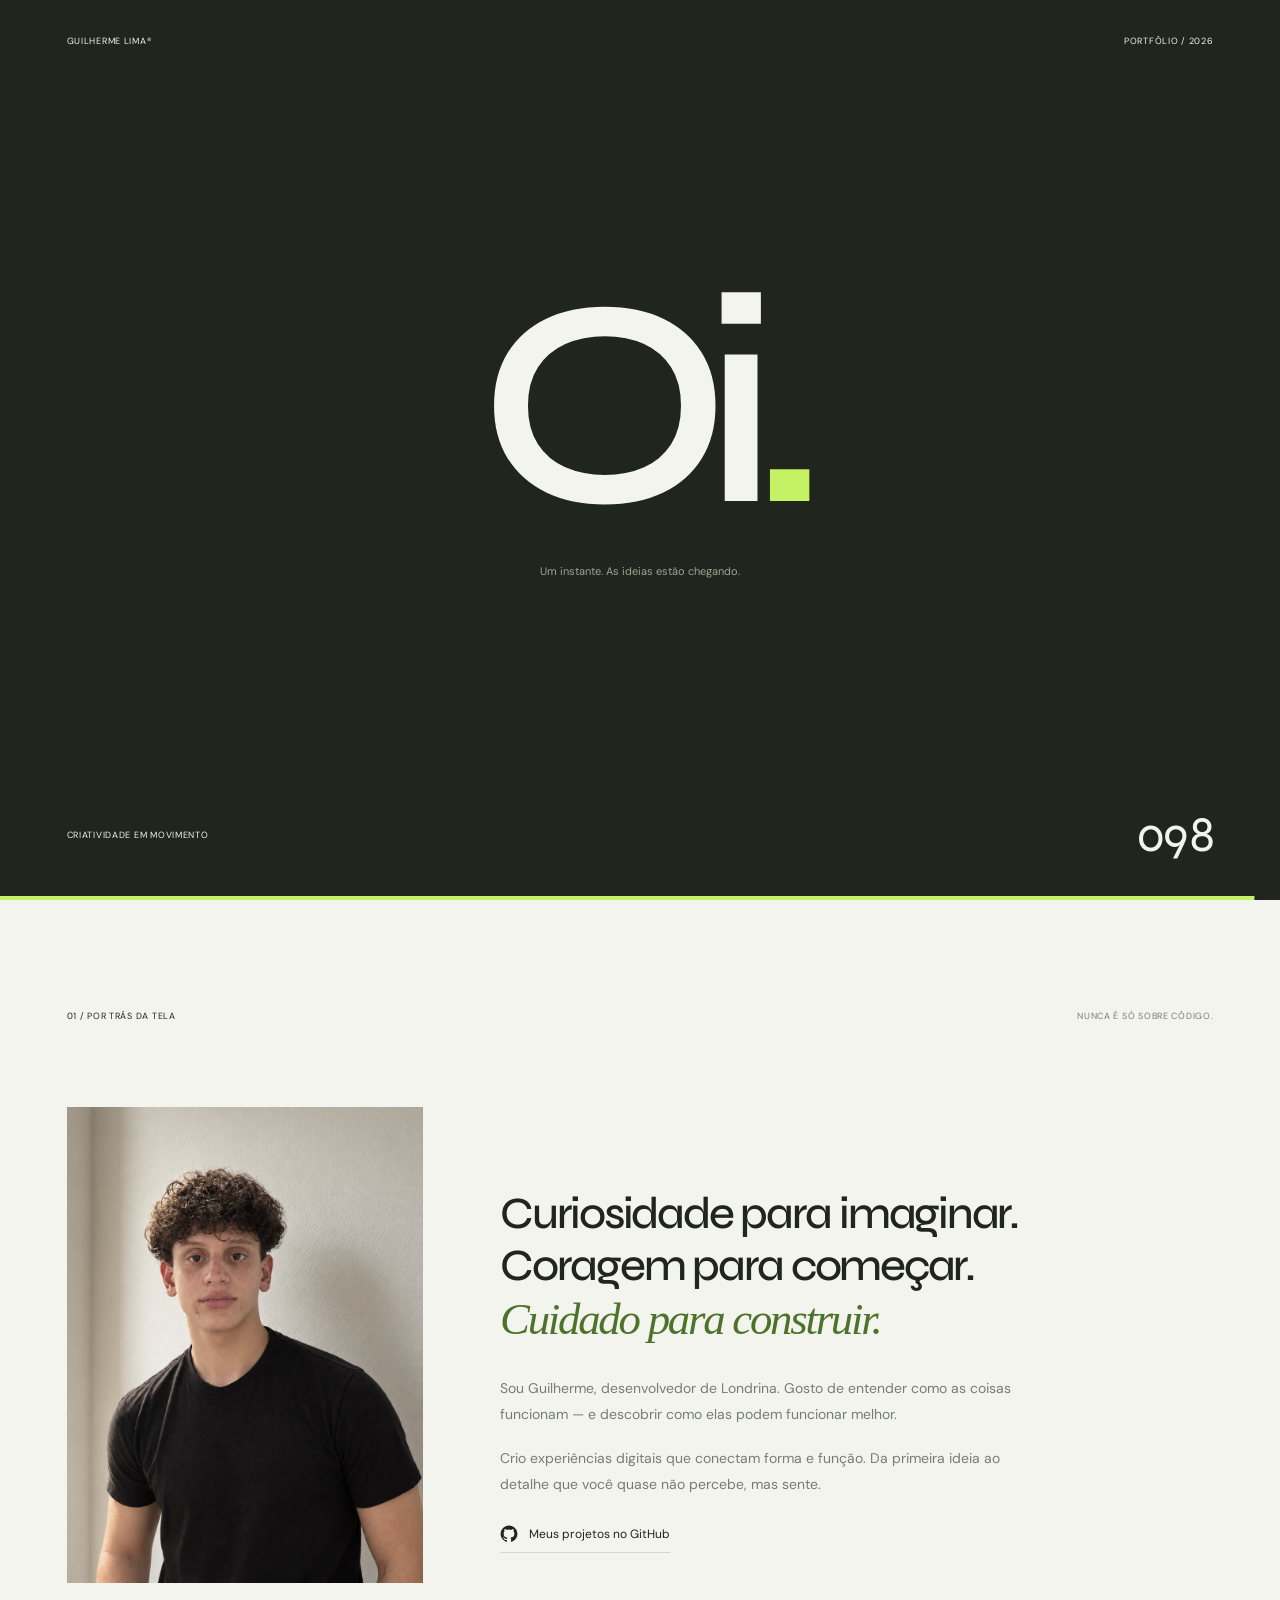
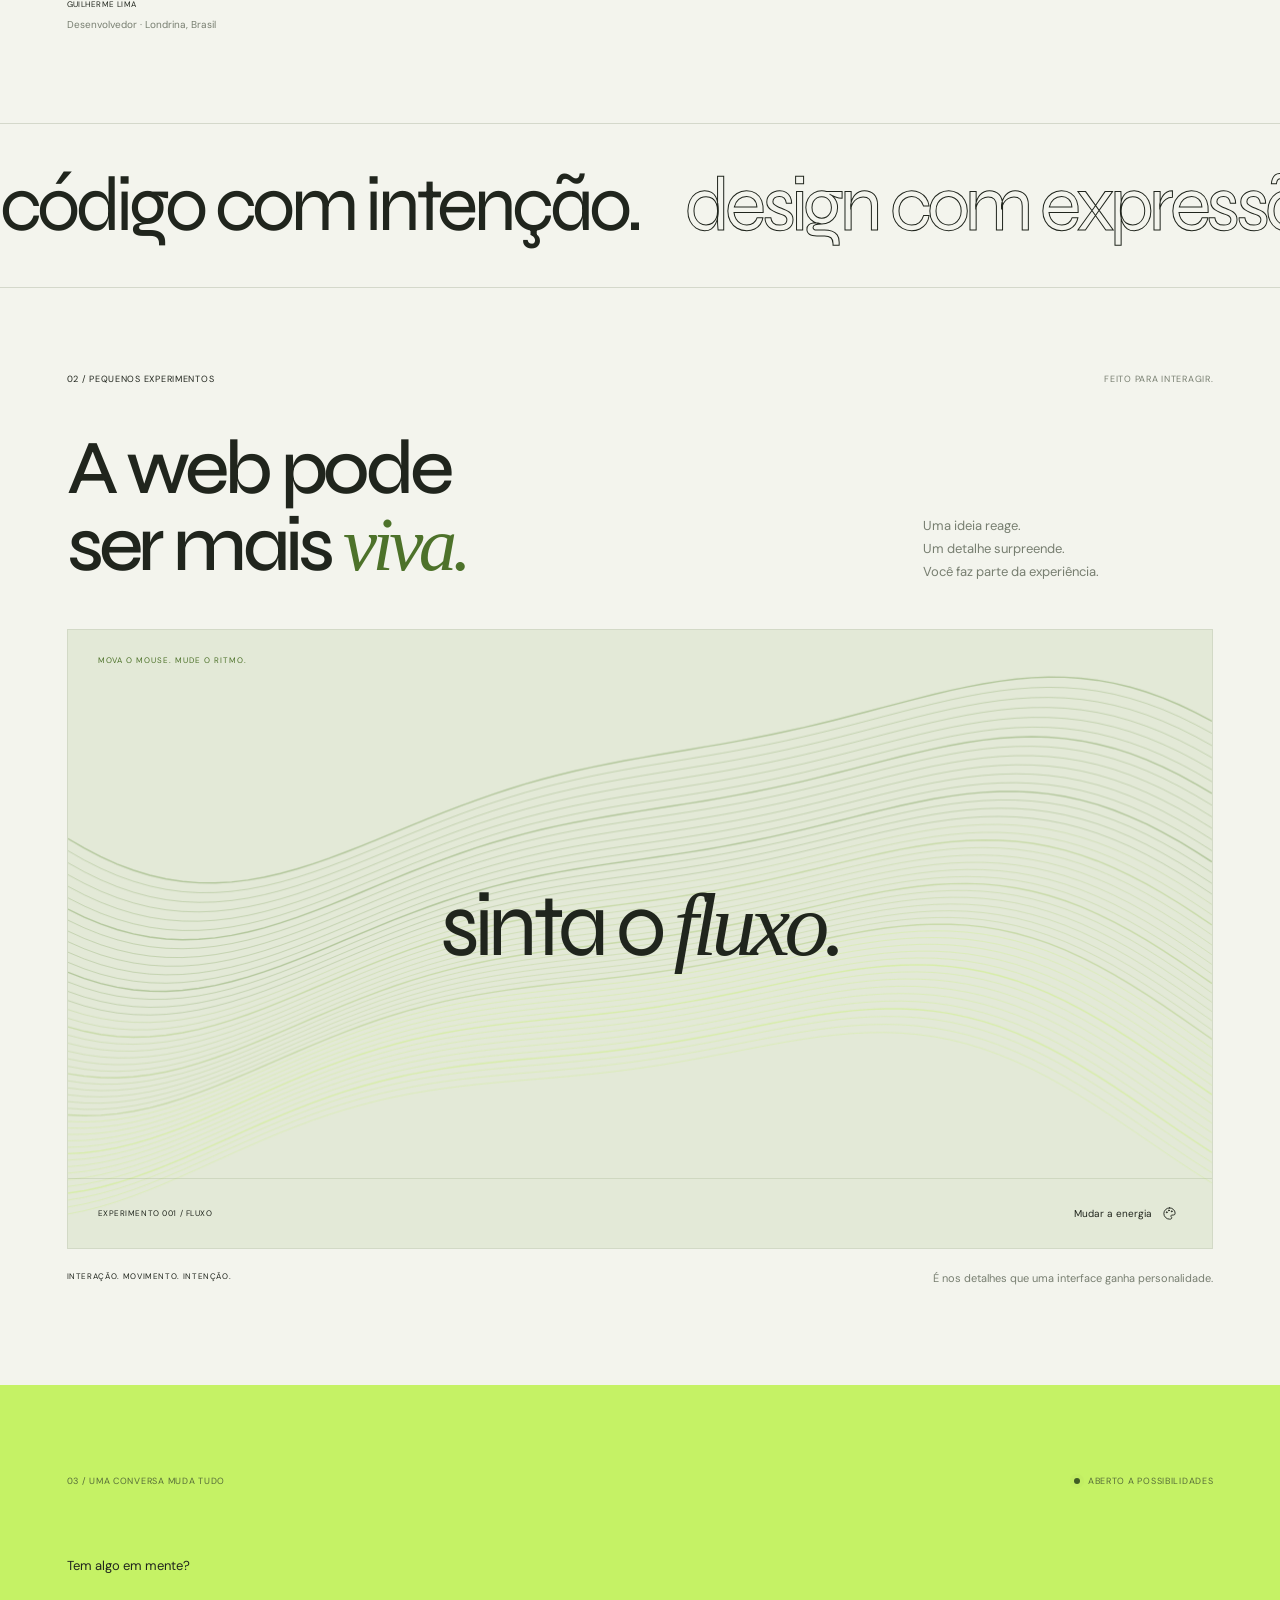
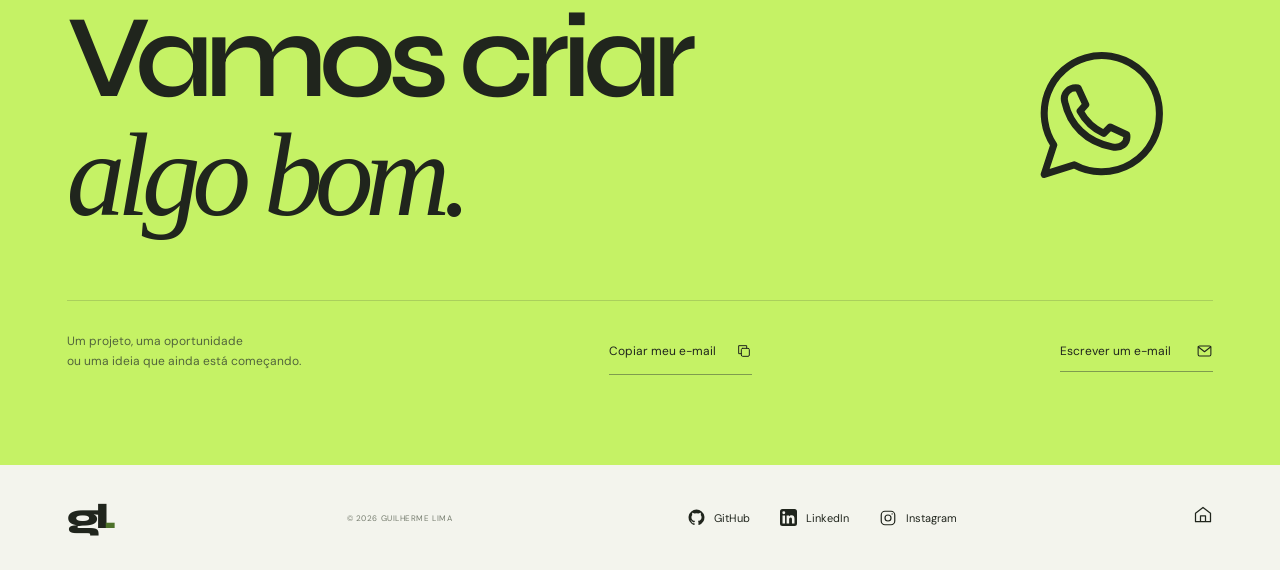
<file: index.html>
<!doctype html>
<html lang="pt-BR" data-theme="light">
<head><meta charset="utf-8"><meta name="viewport" content="width=device-width,initial-scale=1"><meta name="theme-color" content="#f3f4ed"><title>Guilherme Lima — Criatividade em movimento.</title><meta name="description" content="Guilherme Lima. Desenvolvimento, design e curiosidade. Uma experiência digital em movimento."><link rel="preconnect" href="https://fonts.googleapis.com"><link rel="preconnect" href="https://fonts.gstatic.com" crossorigin><link href="https://fonts.googleapis.com/css2?family=DM+Sans:wght@400;450;500;600;650;700&family=Syne:wght@400;500;600;700;800&display=swap" rel="stylesheet"><link rel="icon" href="data:image/svg+xml,%3Csvg xmlns='http://www.w3.org/2000/svg' viewBox='0 0 64 64'%3E%3Crect width='64' height='64' rx='16' fill='%23c5f265'/%3E%3Ctext x='9' y='43' font-family='Arial' font-size='30' font-weight='bold' fill='%23192216'%3Egl.%3C/text%3E%3C/svg%3E"><link rel="stylesheet" href="styles.css"><link rel="stylesheet" href="mobile.css"><script>document.documentElement.classList.add('js');try{const t=localStorage.getItem('gl-theme');if(t==='dark')document.documentElement.dataset.theme=t}catch{}</script><script src="script.js" defer></script><script src="mobile.js" defer></script><script>setTimeout(function(){document.documentElement.classList.add("loaded");var l=document.querySelector(".loader");if(l)l.hidden=true;if(document.querySelector(".menu-button")?.getAttribute("aria-expanded")!=="true")document.body.classList.remove("locked")},6000)</script></head>
<body>
<a href="#main" class="skip">Pular para o conteúdo</a>
<div class="loader" aria-hidden="true"><div class="loader-top"><span>GUILHERME LIMA®</span><span>PORTFÓLIO / 2026</span></div><div class="loader-center"><span class="loader-hello">Oi<span class="loader-dot">.</span></span><span class="loader-caption">Um instante. As ideias estão chegando.</span></div><div class="loader-bottom"><span>CRIATIVIDADE EM MOVIMENTO</span><span class="loader-count">000</span></div><div class="loader-line"></div></div>
<canvas id="ink-canvas" aria-hidden="true"></canvas><div class="grain" aria-hidden="true"></div><div class="cursor" aria-hidden="true"><span></span></div><div class="scroll-progress" aria-hidden="true"></div>
<header class="header"><a href="#inicio" class="brand" data-magnetic aria-label="Guilherme Lima, início">g<span class="brand-l">l</span><span class="brand-dot">.</span></a><a class="header-mail roll-link" href="mailto:guilhermelimadejesus311009@gmail.com"><span>Tem uma ideia?</span><span>Me conta.</span></a><div class="header-right"><span class="header-location">LONDRINA, BR <span id="local-time"></span></span><button class="theme-button" aria-label="Ativar tema escuro" data-cursor="TEMA"><svg class="icon-moon"><use href="#moon"/></svg><svg class="icon-sun"><use href="#sun"/></svg></button><button class="menu-button" aria-expanded="false" aria-controls="site-menu" data-cursor="MENU"><span class="menu-word">Menu</span><span class="menu-lines"><i></i><i></i></span></button></div></header>
<nav class="site-menu" id="site-menu" aria-label="Navegação principal" inert><div class="menu-content"><span class="eyebrow">PRA ONDE VAMOS?</span><a href="#inicio" class="menu-link"><small>01</small><span>Início</span><svg aria-hidden="true"><use href="#home"/></svg></a><a href="#sobre" class="menu-link"><small>02</small><span>Por trás da tela</span><svg aria-hidden="true"><use href="#person"/></svg></a><a href="#experimente" class="menu-link"><small>03</small><span>Experimente</span><svg aria-hidden="true"><use href="#wave"/></svg></a><a href="#contato" class="menu-link"><small>04</small><span>Vamos conversar</span><svg aria-hidden="true"><use href="#chat"/></svg></a><div class="menu-bottom"><a href="https://github.com/20guix09" target="_blank" rel="noopener"><svg aria-hidden="true" class="brand-icon"><use href="#github"/></svg><span>GitHub</span></a><a href="https://www.linkedin.com/in/guilherme-lima-de-jesus-a86766431" target="_blank" rel="noopener"><svg aria-hidden="true" class="brand-icon"><use href="#linkedin"/></svg><span>LinkedIn</span></a><a href="https://www.instagram.com/gui.devx/" target="_blank" rel="noopener noreferrer"><svg class="instagram-icon" aria-hidden="true"><use href="#instagram"/></svg><span>Instagram</span></a><span>IDEIAS BOAS GOSTAM DE ENCONTROS.</span></div></div></nav>
<main id="main">
<section class="hero" id="inicio"><div class="hero-kicker"><span class="availability"><i></i> DISPONÍVEL PARA NOVAS IDEIAS</span><span class="hero-edition">INDEPENDENTE & CURIOSO POR NATUREZA</span></div><div class="hero-stage"><div class="hero-copy"><span class="intro-label">OI, EU SOU O</span><h1 aria-label="Guilherme Lima"><span class="name-line" aria-hidden="true" data-letters>Guilherme</span><span class="name-line second" aria-hidden="true" data-letters>Lima<span class="name-dot">.</span></span></h1><div class="hero-description"><span class="thin-rule"></span><p>Entre o design e o código,<br>encontro novas possibilidades.</p></div><a href="#sobre" class="hero-cta" data-magnetic><span>Conheça meu universo</span><span class="cta-arrow"><svg aria-hidden="true"><use href="#person"/></svg></span></a></div><div class="avatar-scene" data-cursor="OI!" tabindex="0" role="button" aria-label="Cumprimentar o personagem ilustrado"><div class="avatar-halo"></div><div class="avatar-shadow"></div><div class="avatar-motion"><img class="avatar" src="assets/avatar-guilherme-proporcional.webp" alt="Ilustração de Guilherme Lima, com cabelo cacheado e camiseta preta" width="1024" height="1536" fetchpriority="high"></div><div class="avatar-message" aria-live="polite">Opa, tudo bem?</div><span class="mobile-greeting"><span class="greeting-dot"></span> Toque para dizer oi</span></div><div class="hero-side-label">DESENVOLVIMENTO COM PERSONALIDADE</div></div><div class="hero-footer"><a class="scroll-link" href="#sobre"><span class="scroll-line"></span> ROLE PARA EXPLORAR</a><span class="hero-role">DESENVOLVEDOR FULL STACK <span>+ UM POUCO DE INQUIETAÇÃO</span></span><span class="page-index">01 — 04</span></div></section>
<section class="about section" id="sobre"><div class="section-top"><span>01 / POR TRÁS DA TELA</span><span>NUNCA É SÓ SOBRE CÓDIGO.</span></div><div class="about-content"><figure class="about-photo"><div class="about-photo-frame"><img src="assets/foto-guilherme.webp" width="900" height="1200" loading="lazy" alt="Guilherme Lima, com camiseta preta, em frente a uma parede clara"></div><figcaption><span>GUILHERME LIMA</span><small>Desenvolvedor · Londrina, Brasil</small></figcaption></figure><div><h2 class="manifesto" data-reveal-words>Curiosidade para imaginar.<br>Coragem para começar.<br><em>Cuidado para construir.</em></h2><div class="about-bottom"><p>Sou Guilherme, desenvolvedor de Londrina. Gosto de entender como as coisas funcionam — e descobrir como elas podem funcionar melhor.</p><p>Crio experiências digitais que conectam forma e função. Da primeira ideia ao detalhe que você quase não percebe, mas sente.</p><a class="inline-link" href="https://github.com/20guix09" target="_blank" rel="noopener"><svg aria-hidden="true" class="brand-icon"><use href="#github"/></svg><span>Meus projetos no GitHub</span></a></div></div></div></section>
<div class="type-ribbon" aria-hidden="true"><div class="ribbon-track"><span>código com intenção.</span><span class="ribbon-outline">design com expressão.</span><span>código com intenção.</span><span class="ribbon-outline">design com expressão.</span></div></div>
<section class="play-section section" id="experimente"><div class="section-top"><span>02 / PEQUENOS EXPERIMENTOS</span><span>FEITO PARA INTERAGIR.</span></div><div class="play-heading"><h2>A web pode<br>ser mais <em>viva.</em></h2><p>Uma ideia reage.<br>Um detalhe surpreende.<br>Você faz parte da experiência.</p></div><div class="playground" data-cursor="MOVA"><canvas id="ribbon-canvas" aria-label="Experimento visual de linhas orgânicas que acompanham seu movimento"></canvas><div class="play-hint"><span class="hint-desktop">MOVA O MOUSE. MUDE O RITMO.</span><span class="hint-touch">ARRASTE PARA OS LADOS. SIGA O FLUXO.</span></div><span class="play-center">sinta o <em>fluxo.</em></span><div class="play-toolbar"><span>EXPERIMENTO 001 / FLUXO</span><button class="reset-play" aria-label="Mudar as cores do experimento">Mudar a energia <svg><use href="#palette"/></svg></button></div></div><div class="play-foot"><span>INTERAÇÃO. MOVIMENTO. INTENÇÃO.</span><p>É nos detalhes que uma interface ganha personalidade.</p></div></section>
<section class="contact section" id="contato"><div class="section-top"><span>03 / UMA CONVERSA MUDA TUDO</span><span class="availability"><i></i> ABERTO A POSSIBILIDADES</span></div><p class="contact-preface">Tem algo em mente?</p><a class="contact-title" href="https://wa.me/5543984457932?text=Oi%2C%20Guilherme!%20Vamos%20conversar%3F" target="_blank" rel="noopener" data-cursor="BORA!"><span>Vamos criar<br><em>algo bom.</em></span><svg aria-hidden="true"><use href="#whatsapp"/></svg></a><div class="contact-bottom"><span>Um projeto, uma oportunidade<br>ou uma ideia que ainda está começando.</span><button class="copy-email" data-email="guilhermelimadejesus311009@gmail.com"><span>Copiar meu e-mail</span><svg><use href="#copy"/></svg></button><a class="inline-link" href="mailto:guilhermelimadejesus311009@gmail.com">Escrever um e-mail <svg aria-hidden="true"><use href="#mail"/></svg></a></div></section>
</main><footer class="footer"><a class="brand" href="#inicio" aria-label="Voltar ao início">gl<span class="brand-dot">.</span></a><span>© 2026 GUILHERME LIMA</span><div class="footer-socials"><a href="https://github.com/20guix09" target="_blank" rel="noopener"><svg aria-hidden="true" class="brand-icon"><use href="#github"/></svg><span>GitHub</span></a><a href="https://www.linkedin.com/in/guilherme-lima-de-jesus-a86766431" target="_blank" rel="noopener"><svg aria-hidden="true" class="brand-icon"><use href="#linkedin"/></svg><span>LinkedIn</span></a><a href="https://www.instagram.com/gui.devx/" target="_blank" rel="noopener noreferrer"><svg class="instagram-icon" aria-hidden="true"><use href="#instagram"/></svg><span>Instagram</span></a></div><a class="back-top" href="#inicio" aria-label="Voltar ao topo"><svg><use href="#home"/></svg></a></footer><nav class="mobile-dock" aria-label="Navegação rápida"><a href="#inicio" class="active" aria-current="location"><svg><use href="#home"/></svg><span>Início</span></a><a href="#sobre"><svg><use href="#person"/></svg><span>Universo</span></a><a href="#experimente"><svg><use href="#wave"/></svg><span>Explorar</span></a><a href="#contato"><svg aria-hidden="true"><use href="#chat"/></svg><span>Contato</span></a></nav><div class="toast" role="status" aria-live="polite"></div>
<svg class="svg-library" xmlns="http://www.w3.org/2000/svg" aria-hidden="true"><symbol id="instagram" viewBox="0 0 24 24"><rect x="3" y="3" width="18" height="18" rx="5"/><circle cx="12" cy="12" r="4"/><circle cx="17.5" cy="6.5" r=".9" fill="currentColor" stroke="none"/></symbol><symbol id="github" viewBox="0 0 24 24"><path d="M12 .8a11.2 11.2 0 0 0-3.54 21.83c.56.1.77-.24.77-.54v-2.09c-3.13.68-3.79-1.33-3.79-1.33-.51-1.3-1.25-1.65-1.25-1.65-1.02-.7.08-.69.08-.69 1.13.08 1.72 1.16 1.72 1.16 1 1.72 2.63 1.22 3.27.93.1-.73.39-1.22.71-1.5-2.5-.29-5.12-1.25-5.12-5.56 0-1.23.44-2.23 1.16-3.02-.12-.29-.5-1.43.11-2.97 0 0 .95-.3 3.08 1.15a10.7 10.7 0 0 1 5.6 0c2.14-1.45 3.08-1.15 3.08-1.15.61 1.54.23 2.68.11 2.97.72.79 1.16 1.79 1.16 3.02 0 4.32-2.63 5.27-5.14 5.55.4.35.76 1.03.76 2.08v3.1c0 .3.2.65.77.54A11.2 11.2 0 0 0 12 .8Z"/></symbol><symbol id="linkedin" viewBox="0 0 24 24"><path d="M20.45 0H3.55A3.55 3.55 0 0 0 0 3.55v16.9A3.55 3.55 0 0 0 3.55 24h16.9A3.55 3.55 0 0 0 24 20.45V3.55A3.55 3.55 0 0 0 20.45 0ZM7.12 20.45H3.56V9h3.56ZM5.34 7.43a2.06 2.06 0 1 1 0-4.12 2.06 2.06 0 0 1 0 4.12Zm15.11 13.02h-3.56v-5.57c0-1.33-.03-3.04-1.85-3.04-1.86 0-2.14 1.45-2.14 2.94v5.67H9.34V9h3.42v1.56h.05c.48-.9 1.64-1.85 3.37-1.85 3.6 0 4.27 2.37 4.27 5.46Z"/></symbol><symbol id="chat" viewBox="0 0 24 24"><path d="M21 11.5a9 9 0 0 1-9 9 10 10 0 0 1-4-.9L3 21l1.4-4.7A9 9 0 1 1 21 11.5Z"/><path d="M8 11.5h.01m4 0h.01m4 0h.01" stroke-width="2.5"/></symbol><symbol id="whatsapp" viewBox="0 0 24 24"><path d="M21 11.6a9 9 0 0 1-13.3 7.9L3 21l1.5-4.6A9 9 0 1 1 21 11.6Z"/><path d="m8.3 7.5 1.2 2.6-.9 1a8.2 8.2 0 0 0 3.7 3.5l1-1 2.6 1.2c.2 1.4-1 2.2-2.3 1.9-4-.8-6.6-3.4-7.4-7.1-.3-1.2.7-2.3 2.1-2.1Z"/></symbol><symbol id="mail" viewBox="0 0 24 24"><rect x="3" y="5" width="18" height="14" rx="2"/><path d="m3 6 9 7 9-7"/></symbol><symbol id="palette" viewBox="0 0 24 24"><path d="M12 3a9 9 0 1 0 0 18h1.4a2.1 2.1 0 0 0 1.4-3.7 1.6 1.6 0 0 1 1.1-2.8H18a3 3 0 0 0 3-3A8.7 8.7 0 0 0 12 3Z"/><circle cx="7.5" cy="10" r=".7"/><circle cx="11" cy="7" r=".7"/><circle cx="15.5" cy="8.5" r=".7"/></symbol><symbol id="home" viewBox="0 0 24 24"><path d="m3 10 9-7 9 7v10H3Zm6 10v-7h6v7"/></symbol><symbol id="person" viewBox="0 0 24 24"><circle cx="12" cy="7" r="3"/><path d="M5 21v-3a7 7 0 0 1 14 0v3"/></symbol><symbol id="wave" viewBox="0 0 24 24"><path d="M2 9c4-8 6 8 10 0s6 8 10 0M2 16c4-8 6 8 10 0s6 8 10 0"/></symbol><symbol id="copy" viewBox="0 0 24 24"><rect x="8" y="8" width="12" height="12" rx="2"/><path d="M16 8V4H4v12h4"/></symbol><symbol id="moon" viewBox="0 0 24 24"><path d="M20 14a8 8 0 0 1-10-10 8 8 0 1 0 10 10Z"/></symbol><symbol id="sun" viewBox="0 0 24 24"><circle cx="12" cy="12" r="4"/><path d="M12 2v2m0 16v2M2 12h2m16 0h2M5 5l1.5 1.5m11 11L19 19M5 19l1.5-1.5m11-11L19 5"/></symbol></svg>
</body></html>
</file>
<file: styles.css>
:root{--bg:#f3f4ed;--fg:#20251d;--muted:#777e70;--line:#d4d8cb;--green:#c5f265;--green-deep:#4d722a;--panel:#e7ecdd;--display:'Syne',sans-serif;--text:'DM Sans',sans-serif;--gutter:5.2vw;--ease:cubic-bezier(.2,.8,.2,1)}[data-theme=dark]{--bg:#171b16;--fg:#eff2e8;--muted:#9ba592;--line:#3b4334;--panel:#252e20;--green-deep:#b4df7c}*{box-sizing:border-box}html{scroll-behavior:smooth;scroll-padding-top:90px}body{margin:0;color:var(--fg);background:var(--bg);font-family:var(--text);-webkit-font-smoothing:antialiased;transition:background .5s,color .5s}body.locked{overflow:hidden}a{color:inherit;text-decoration:none}button{font:inherit;color:inherit;cursor:pointer;background:none;border:0}a,button{-webkit-tap-highlight-color:transparent}button:focus-visible,a:focus-visible,[tabindex]:focus-visible{outline:2px solid var(--green-deep);outline-offset:7px}p,h1,h2,figure{margin:0}svg{height:22px;width:22px;fill:none;stroke:currentColor;stroke-width:1.5;stroke-linecap:round;stroke-linejoin:round;flex-shrink:0}::selection{background:var(--green);color:#20251d}.svg-library{position:absolute;width:0;height:0;overflow:hidden}.grain{position:fixed;inset:0;z-index:10;pointer-events:none;opacity:.045;background-image:url("data:image/svg+xml,%3Csvg xmlns='http://www.w3.org/2000/svg' width='180' height='180'%3E%3Cfilter id='n'%3E%3CfeTurbulence type='fractalNoise' baseFrequency='.85' numOctaves='3' stitchTiles='stitch'/%3E%3C/filter%3E%3Crect width='100%25' height='100%25' opacity='.4' filter='url(%23n)'/%3E%3C/svg%3E")}#ink-canvas{position:fixed;inset:0;width:100%;height:100%;pointer-events:none;z-index:1;opacity:.65}.header,main,.footer{position:relative;z-index:2}.header{height:104px;display:flex;align-items:center;justify-content:space-between;padding:0 var(--gutter);z-index:50}.brand{font-family:var(--display);font-size:49px;font-weight:800;letter-spacing:-5px;line-height:1;display:inline-block}.brand-dot{color:var(--green-deep)}.brand-l{margin-left:1px}.header-mail{font-size:12px;margin-left:60px;position:relative;overflow:hidden;height:20px;line-height:20px}.roll-link span{display:block;transition:transform .35s var(--ease)}.roll-link:hover span{transform:translateY(-100%)}.header-right{display:flex;gap:27px;align-items:center}.header-location{font-size:9px;letter-spacing:.06em;color:var(--muted)}.header-location span{margin-left:10px;color:var(--fg);font-variant-numeric:tabular-nums}.theme-button{width:35px;height:35px;display:grid;place-items:center;padding:0}.theme-button svg{width:19px}.icon-sun,[data-theme=dark] .icon-moon{display:none}[data-theme=dark] .icon-sun{display:block}.menu-button{display:flex;align-items:center;gap:15px;padding:10px 0 10px 12px}.menu-word{font-size:12px}.menu-lines{display:flex;flex-direction:column;gap:6px;width:27px}.menu-lines i{height:1px;background:var(--fg);width:100%;transition:transform .4s var(--ease)}.menu-button[aria-expanded=true] .menu-lines i:first-child{transform:translateY(3.5px) rotate(45deg)}.menu-button[aria-expanded=true] .menu-lines i:last-child{transform:translateY(-3.5px) rotate(-45deg)}.hero{min-height:min(900px,calc(100svh - 104px));padding:25px var(--gutter) 0;display:flex;flex-direction:column;position:relative}.hero-kicker{display:flex;justify-content:space-between;gap:20px;font-size:9px;letter-spacing:.075em}.availability{display:flex;align-items:center;gap:8px}.availability i{width:6px;height:6px;border-radius:50%;background:var(--green-deep);box-shadow:0 0 0 4px #96bb5d12}.hero-edition{color:var(--muted)}.hero-stage{position:relative;flex:1;min-height:555px;display:flex;align-items:center}.hero-copy{position:relative;z-index:3;width:68%;padding:48px 0 58px;pointer-events:none}.hero-copy>*{pointer-events:auto}.intro-label{font-size:10px;letter-spacing:.16em;display:block;margin-bottom:20px;margin-left:6px;color:var(--muted)}h1{font-family:var(--display);font-size:clamp(78px,9.7vw,165px);font-weight:700;line-height:.85;letter-spacing:-.075em;position:relative;isolation:isolate;width:max-content;max-width:100%}.name-line{display:block;white-space:nowrap}.name-line.second{margin-left:11.5vw;margin-top:10px;color:var(--green-deep)}.name-dot{color:var(--fg)}.letter{display:inline-block;position:relative;transition:transform .5s var(--ease),color .35s;will-change:transform;transform:translateY(var(--ly,0)) rotate(var(--lr,0deg));transform-origin:50% 80%}.letter:hover{color:var(--green-deep)}.hero-description{display:flex;align-items:start;gap:22px;margin-top:36px;margin-left:7px}.thin-rule{width:43px;height:1px;background:var(--fg);margin-top:10px}.hero-description p{font-size:14px;line-height:1.6;color:var(--muted)}.hero-cta{display:inline-flex;align-items:center;gap:22px;margin:28px 0 0 71px;font-size:12px;transition:transform .4s var(--ease)}.cta-arrow{width:41px;height:41px;display:grid;place-items:center;border:1px solid var(--line);border-radius:50%;transition:background .3s,color .3s,border-color .3s}.hero-cta:hover .cta-arrow{background:var(--fg);border-color:var(--fg);color:var(--bg)}.cta-arrow svg{width:17px;height:17px}.avatar-scene{position:absolute;right:3%;bottom:9%;width:40%;height:90%;max-height:610px;z-index:2;cursor:pointer;outline-offset:0!important;isolation:isolate}.avatar-motion{position:absolute;inset:0;transition:transform .35s ease-out;transform:translate3d(var(--ax,0px),var(--ay,0px),0) rotate(var(--ar,0deg));transform-origin:50% 85%;will-change:transform}.avatar{display:block;width:100%;height:100%;object-fit:contain;object-position:bottom;mask-image:linear-gradient(#000 72%,transparent 99%);-webkit-mask-image:linear-gradient(#000 72%,transparent 99%);filter:saturate(.7)}.avatar-halo{position:absolute;inset:16% -7% 1%;z-index:-1;background:radial-gradient(ellipse at 50% 55%,#b7d98b38,transparent 65%);filter:blur(24px)}.avatar-shadow{position:absolute;bottom:3%;left:20%;width:60%;height:20px;background:#7386551a;filter:blur(16px)}.avatar-caption{position:absolute;right:-35px;bottom:0;display:flex;align-items:start;gap:12px;transform:rotate(-7deg);color:var(--muted);font-size:8px;line-height:1.5;letter-spacing:.075em}.caption-line{width:32px;height:1px;background:var(--muted);margin-top:7px}.avatar-message{position:absolute;top:20%;left:-10%;font-size:12px;padding:15px 20px;border-radius:20px 20px 0 20px;background:var(--fg);color:var(--bg);opacity:0;transform:translateY(10px) rotate(-5deg);transition:.3s;pointer-events:none;z-index:4}.avatar-scene.greet .avatar-message{opacity:1;transform:translateY(0) rotate(-5deg)}.hero-side-label{position:absolute;right:-40px;top:50%;writing-mode:vertical-rl;transform:rotate(180deg);font-size:8px;letter-spacing:.16em;color:var(--muted)}.hero-footer{border-top:1px solid var(--line);padding:22px 0 24px;display:flex;justify-content:space-between;align-items:center;gap:20px;font-size:8px;letter-spacing:.08em}.scroll-link{display:flex;align-items:center;gap:12px}.scroll-line{height:26px;width:1px;background:var(--line);position:relative;overflow:hidden}.scroll-line::after{content:'';position:absolute;top:-15px;height:15px;width:1px;background:var(--fg);animation:scroll-line 2s infinite}@keyframes scroll-line{to{transform:translateY(45px)}}.hero-role{color:var(--fg)}.hero-role>span{color:var(--muted);margin-left:15px}.page-index{color:var(--muted)}.section{padding:90px var(--gutter)}.section-top{display:flex;justify-content:space-between;gap:25px;font-size:9px;letter-spacing:.08em;color:var(--muted)}.section-top>span:first-child{color:var(--fg)}.about{border-bottom:1px solid var(--line);padding-top:110px}.about-content{display:grid;grid-template-columns:1fr 5fr;gap:40px;margin-top:85px}.about-margin{font-size:9px;line-height:1.6;color:var(--muted);letter-spacing:.08em;padding-top:9px}.manifesto{font-family:var(--display);font-weight:500;font-size:clamp(31px,4.4vw,69px);line-height:1.17;letter-spacing:-.05em}.manifesto em{font-family:Georgia,serif;font-weight:400;color:var(--green-deep)}.word{transition:opacity .7s,color .7s}.js .word{opacity:.18}.js .word.lit{opacity:1}.about-bottom{margin-top:48px;display:grid;grid-template-columns:1fr 1fr;gap:35px 55px;max-width:780px}.about-bottom p{font-size:14px;line-height:1.85;color:var(--muted)}.inline-link{display:inline-flex;align-items:center;gap:25px;font-size:12px;justify-self:start;border-bottom:1px solid var(--line);padding:9px 0}.inline-link svg{width:17px}.inline-link:hover svg{transform:translate(3px,-3px)}.type-ribbon{overflow:hidden;padding:43px 0;border-bottom:1px solid var(--line);position:relative;z-index:2}.ribbon-track{display:flex;width:max-content;gap:45px;animation:marquee 32s linear infinite}.ribbon-track span{font-family:var(--display);font-size:clamp(40px,6vw,90px);white-space:nowrap;letter-spacing:-.06em;line-height:1}.ribbon-outline{color:transparent;-webkit-text-stroke:1px var(--fg)}@keyframes marquee{to{transform:translateX(-50%)}}.play-section{padding-top:85px}.play-heading{display:flex;justify-content:space-between;align-items:end;margin:45px 0}.play-heading h2{font-family:var(--display);font-weight:500;font-size:clamp(46px,6vw,95px);line-height:1;letter-spacing:-.06em}.play-heading h2 em{font-family:Georgia,serif;font-weight:400;color:var(--green-deep)}.play-heading p{font-size:13px;line-height:1.8;color:var(--muted);margin-right:10%}.playground{position:relative;isolation:isolate;min-height:440px;height:55vw;max-height:620px;overflow:hidden;background:#e3e9d7;border:1px solid #d2d9c6;touch-action:pan-y}[data-theme=dark] .playground{background:#242e1e;border-color:var(--line)}#ribbon-canvas{display:block;width:100%;height:100%;position:absolute;inset:0;z-index:-1}.play-hint{position:absolute;top:25px;left:30px;font-size:8px;letter-spacing:.12em;color:var(--green-deep)}.hint-touch{display:none}.play-center{position:absolute;left:50%;top:48%;transform:translate(-50%,-50%);font-family:var(--display);font-size:clamp(45px,7vw,110px);letter-spacing:-.065em;white-space:nowrap;pointer-events:none;color:var(--fg)}.play-center em{font-family:Georgia,serif;font-weight:400}.play-toolbar{position:absolute;bottom:0;left:0;right:0;display:flex;align-items:center;justify-content:space-between;padding:22px 30px;gap:20px;font-size:8px;letter-spacing:.07em;border-top:1px solid #84976a36}.reset-play{display:flex;align-items:center;gap:10px;font-size:10px;padding:5px;letter-spacing:0}.reset-play svg{width:15px;height:15px;transition:transform .7s}.reset-play:hover svg{transform:rotate(180deg)}.play-foot{display:flex;align-items:start;justify-content:space-between;gap:30px;margin-top:22px}.play-foot>span{font-size:8px;letter-spacing:.08em}.play-foot p{font-size:11px;color:var(--muted)}.contact{margin-top:10px;background:var(--green);color:#20251d;position:relative;overflow:hidden}.contact .section-top,.contact .section-top>span:first-child{color:#576d39}.contact .availability i{background:#405d25}.contact-preface{margin-top:70px;font-size:13px}.contact-title{display:flex;justify-content:space-between;align-items:center;margin-top:25px;font-family:var(--display);font-weight:600;font-size:clamp(62px,9.2vw,145px);line-height:1;letter-spacing:-.07em}.contact-title em{font-family:Georgia,serif;font-weight:400}.contact-title>svg{width:12vw;height:12vw;max-width:170px;max-height:170px;stroke-width:.8;margin-right:3%;transition:transform .6s var(--ease)}.contact-title:hover>svg{transform:translate(15px,-15px)}.contact-title:hover em{-webkit-text-stroke:1px #20251d;color:transparent}.contact-bottom{margin-top:65px;border-top:1px solid #7f9c4e66;padding-top:27px;display:flex;align-items:center;justify-content:space-between;gap:25px}.contact-bottom>span{font-size:12px;line-height:1.65;color:#52653b}.copy-email{font-size:12px;display:flex;align-items:center;gap:20px;padding:12px 0;border-bottom:1px solid #7f9c4e}.copy-email svg{width:16px}.contact-bottom .inline-link{border-color:#7f9c4e;font-size:12px}.footer{display:flex;align-items:center;justify-content:space-between;padding:35px var(--gutter);gap:30px}.footer .brand{font-size:35px}.footer>span{font-size:8px;letter-spacing:.07em;color:var(--muted)}.footer-socials{display:flex;gap:30px}.footer-socials a{font-size:11px;display:flex;align-items:center;gap:8px}.footer-socials svg{width:13px;height:13px}.back-top svg{width:20px}.site-menu{position:fixed;inset:0;background:var(--bg);z-index:40;clip-path:inset(0 0 100% 0);visibility:hidden;transition:clip-path .7s var(--ease),visibility .7s}.site-menu.open{clip-path:inset(0);visibility:visible}.menu-content{max-width:1100px;width:calc(100% - 2*var(--gutter));height:100%;margin:auto;padding-top:140px;padding-bottom:50px;display:flex;flex-direction:column;justify-content:center}.eyebrow{font-size:9px;color:var(--muted);letter-spacing:.1em;margin-bottom:25px}.menu-link{display:flex;align-items:center;gap:25px;font-family:var(--display);font-size:clamp(30px,5.2vw,75px);line-height:1.4;letter-spacing:-.055em;transition:color .3s,padding .4s var(--ease)}.menu-link small{font-family:var(--text);font-size:9px;color:var(--muted);letter-spacing:0}.menu-link svg{width:30px;height:30px;margin-left:auto;opacity:0;transition:opacity .3s,transform .3s}.menu-link:hover{color:var(--green-deep);padding-left:15px}.menu-link:hover svg{opacity:1;transform:rotate(45deg)}.menu-bottom{display:flex;gap:25px;margin-top:40px;border-top:1px solid var(--line);padding-top:25px;font-size:11px}.menu-bottom>span{margin-left:auto;color:var(--muted);font-size:8px}.loader{display:none}.js .loader{display:flex;position:fixed;inset:0;background:#20251d;color:#f3f4ed;z-index:1000;flex-direction:column;justify-content:space-between;padding:35px var(--gutter);transition:transform 1s cubic-bezier(.76,0,.24,1);pointer-events:auto}.loader.leaving{transform:translateY(-103%);pointer-events:none}.loader-top,.loader-bottom{display:flex;justify-content:space-between;align-items:center;font-size:9px;letter-spacing:.08em}.loader-center{display:flex;align-items:center;flex-direction:column}.loader-hello{font-family:var(--display);font-size:clamp(100px,23vw,340px);font-weight:600;line-height:.9;letter-spacing:-.09em}.loader-dot{color:var(--green)}.loader-caption{font-size:11px;color:#9da591;margin-top:25px}.loader-count{font-size:50px;font-family:var(--display);font-variant-numeric:tabular-nums;letter-spacing:-.05em}.loader-line{position:absolute;bottom:0;left:0;width:100%;height:4px;background:var(--green);transform:scaleX(0);transform-origin:left}.js:not(.loaded) .hero-copy{opacity:0;transform:translateY(35px)}.hero-copy{transition:opacity 1s .3s,transform 1s .3s}.js:not(.loaded) .avatar-motion{opacity:0;translate:0 50px}.avatar-motion{transition:transform .4s ease-out,opacity 1.3s .5s,translate 1.3s .5s}.cursor{display:none}.scroll-progress{position:fixed;left:0;top:0;height:2px;background:var(--green-deep);z-index:100;transform:scaleX(0);width:100%;transform-origin:left}.toast{position:fixed;bottom:30px;left:50%;transform:translate(-50%,20px);opacity:0;pointer-events:none;z-index:100;background:var(--fg);color:var(--bg);padding:16px 24px;font-size:12px;max-width:calc(100% - 30px);text-align:center;transition:.3s}.toast.show{opacity:1;transform:translate(-50%,0)}.skip{position:fixed;top:-100px;left:10px;padding:15px;background:var(--fg);color:var(--bg);z-index:1100}.skip:focus{top:10px}
@media(pointer:fine) and (prefers-reduced-motion:no-preference){body,a,button,.avatar-scene{cursor:none}.cursor{display:flex;align-items:center;justify-content:center;position:fixed;top:0;left:0;width:10px;height:10px;border-radius:50%;background:var(--fg);color:var(--bg);z-index:900;pointer-events:none;transform:translate(-50%,-50%);transition:width .3s,height .3s,background .3s,opacity .2s;opacity:0}.cursor.show{opacity:1}.cursor.hover{width:52px;height:52px;background:var(--green);color:#20251d}.cursor span{font-size:8px;letter-spacing:.05em;white-space:nowrap}.cursor.click{width:35px;height:35px}.cursor:not(.hover) span{display:none}}
@media(min-width:1700px){.hero{max-height:1000px}.hero-stage{min-height:650px}.hero-copy{padding-top:80px}.avatar-scene{max-height:720px}}@media(max-width:1100px){.header-location{display:none}.header-right{gap:20px}.hero-stage{min-height:540px}.hero-copy{width:75%}h1{font-size:10.4vw}.avatar-scene{width:43%;right:-1%;bottom:10%;height:85%}.hero-description p{font-size:13px}.hero-side-label{right:-25px}.avatar-caption{right:0}.hero-role>span{display:none}.about-content{grid-template-columns:.5fr 5fr;gap:25px}.manifesto{font-size:4.8vw}.play-heading p{margin-right:0}.hero-edition{font-size:8px}.hero-footer{font-size:7px}.contact-bottom{gap:20px}.contact-bottom>span{font-size:11px}}
@media(max-width:700px){:root{--gutter:6vw}html{scroll-padding-top:75px}.header{height:85px}.brand{font-size:39px;letter-spacing:-4px}.header-mail{display:none}.header-right{gap:15px}.menu-button{gap:11px}.menu-word{font-size:11px}.menu-lines{width:24px}.hero{padding-top:16px;min-height:calc(100svh - 85px);max-height:none}.hero-kicker{font-size:7px;letter-spacing:.04em}.hero-edition{display:none}.hero-stage{min-height:610px;display:block}.hero-copy{width:100%;padding:50px 0 330px}.intro-label{font-size:9px;margin-left:2px;margin-bottom:18px}h1{font-size:clamp(44px,12.5vw,87px);line-height:.94;letter-spacing:-.07em}.name-line.second{margin-left:21vw;margin-top:5px}.hero-description{margin-top:27px;margin-left:2px;gap:13px}.thin-rule{width:20px}.hero-description p{font-size:12px}.hero-cta{margin:20px 0 0 35px;font-size:10px;gap:15px}.cta-arrow{width:33px;height:33px}.cta-arrow svg{width:14px}.avatar-scene{width:62%;right:2%;height:340px;bottom:7%;max-height:none}.avatar-halo{inset:0 -10% 0}.avatar-caption{right:-5px;bottom:-5px;font-size:7px}.caption-line{width:20px}.avatar-message{top:20%;left:-18%;font-size:10px;padding:12px 15px}.hero-side-label{font-size:7px;right:-8px;top:auto;bottom:155px}.hero-footer{padding:17px 0;font-size:7px;gap:10px}.hero-role{font-size:6px;letter-spacing:0}.page-index{display:none}.scroll-link{gap:8px}.scroll-line{height:20px}.section{padding-top:55px;padding-bottom:55px}.section-top{font-size:7px;letter-spacing:.04em;gap:20px}.section-top>span:last-child{max-width:150px;text-align:right}.about{padding-top:65px}.about-content{grid-template-columns:1fr;margin-top:43px;gap:24px}.about-margin{font-size:7px;line-height:1.5}.about-margin br{display:none}.manifesto{font-size:clamp(23px,6vw,42px);line-height:1.3;letter-spacing:-.045em}.about-bottom{grid-template-columns:1fr;gap:18px;margin-top:30px}.about-bottom p{font-size:13px;line-height:1.85}.about-bottom .inline-link{margin-top:5px;font-size:11px}.type-ribbon{padding:27px 0}.ribbon-track{gap:28px;animation-duration:24s}.ribbon-track span{font-size:42px}.play-heading{display:block;margin:35px 0 28px}.play-heading h2{font-size:53px}.play-heading p{font-size:12px;margin-top:25px}.playground{min-height:360px;height:100vw;max-height:450px}.play-hint{top:20px;left:20px;font-size:7px;letter-spacing:.07em}.play-center{font-size:clamp(37px,10vw,65px)}.play-toolbar{padding:17px 15px;gap:10px;font-size:6px;letter-spacing:0}.reset-play{font-size:8px;gap:7px}.reset-play svg{width:12px}.play-foot{display:block;margin-top:18px}.play-foot>span{font-size:7px}.play-foot p{font-size:10px;margin-top:12px;line-height:1.6}.contact{margin-top:0}.contact .section-top{font-size:6px;gap:10px}.contact .availability{gap:5px}.contact-preface{margin-top:45px;font-size:12px}.contact-title{font-size:clamp(44px,12vw,80px);margin-top:22px;gap:15px}.contact-title>svg{width:14vw;height:14vw;margin-right:0;stroke-width:1}.contact-bottom{display:grid;grid-template-columns:1fr;margin-top:40px;gap:15px}.contact-bottom>span{font-size:11px}.copy-email,.contact-bottom .inline-link{font-size:11px;justify-self:start}.footer{flex-wrap:wrap;padding-top:26px;padding-bottom:26px;gap:25px}.footer .brand{font-size:31px}.footer>span{font-size:7px;margin-left:auto}.footer-socials{gap:20px}.footer-socials a{font-size:10px}.back-top{margin-left:auto}.menu-content{padding-top:110px;padding-bottom:35px;justify-content:center}.menu-link{font-size:clamp(25px,6.4vw,43px);gap:15px;line-height:1.7}.menu-link small{font-size:8px}.menu-link svg{width:20px;height:20px}.menu-bottom{margin-top:28px;font-size:10px;flex-wrap:wrap;gap:20px}.menu-bottom>span{width:100%;margin:0;font-size:7px}.loader-top,.loader-bottom{font-size:7px;gap:20px}.loader-count{font-size:38px}.loader-caption{font-size:10px}.loader-center{margin-top:-15vh}#ink-canvas{opacity:.5}}
@media(max-width:370px){.hero-stage{min-height:580px}.avatar-scene{height:300px}.hero-copy{padding-top:40px}.hero-role{max-width:80px;line-height:1.5;text-align:right}.hero-description p{font-size:11px}.hero-cta{font-size:9px}.hero-side-label{right:-10px}.manifesto{font-size:6vw}}
@media(pointer:coarse){.hint-desktop{display:none}.hint-touch{display:inline}}
@media(prefers-reduced-motion:reduce){html{scroll-behavior:auto}*,*::before,*::after{animation:none!important;transition:none!important}.js .word{opacity:1}.js:not(.loaded) .hero-copy{transform:none}.avatar-motion{transform:none!important}.type-ribbon .ribbon-track{transform:none}#ink-canvas{display:none}.js .loader{transition:none}.avatar-scene{cursor:pointer}}

.loader[hidden]{display:none!important}

/* Portrait reference in the About section. */
.about-content{grid-template-columns:minmax(240px,.8fr) minmax(0,1.6fr);gap:6vw;align-items:center}
.about-photo{width:100%;max-width:360px;margin:0}
.about-photo-frame{overflow:hidden;background:var(--panel)}
.about-photo img{display:block;width:100%;height:auto;aspect-ratio:3/4;object-fit:cover;object-position:center;filter:saturate(.75);transition:filter .6s,transform .8s var(--ease)}
.about-photo:hover img{filter:saturate(1);transform:scale(1.025)}
.about-photo figcaption{margin-top:15px;display:flex;flex-direction:column;gap:7px;line-height:1.6}
.about-photo figcaption>span{font-size:8px;letter-spacing:.055em;color:var(--fg)}
.about-photo figcaption small{font-size:10px;color:var(--muted)}
.about .manifesto{font-size:clamp(28px,3.5vw,56px)}
.about .about-bottom{grid-template-columns:1fr;gap:18px;margin-top:30px;max-width:540px}

/* Action icons and brand marks. */
svg.brand-icon{fill:currentColor;stroke:none;width:18px;height:18px}
.footer-socials a,.menu-bottom a{display:inline-flex;align-items:center;gap:9px}
.footer-socials svg.brand-icon,.menu-bottom svg.brand-icon{width:17px;height:17px}
.about-bottom .inline-link{gap:11px}
.menu-link:hover svg{transform:translateX(3px)}
.inline-link:hover svg{transform:translateY(-1px)}
.contact-title>svg{stroke-width:1.1}
.contact-title:hover>svg{transform:scale(1.045)}

/* The pointer trail remains visible over the solid contact background. */
#ink-canvas{z-index:3}
@media(pointer:fine) and (prefers-reduced-motion:no-preference){
 .cursor.on-green{background:#20251d;color:#c5f265}
 .cursor.on-green.hover{background:#20251d;color:#c5f265}
}

@media(min-width:1025px){#ink-canvas{opacity:.8}}

.footer-socials{flex-wrap:wrap;row-gap:6px}
.footer-socials svg.instagram-icon{width:18px;height:18px;stroke-width:1.6}

.menu-bottom{flex-wrap:wrap;row-gap:12px}
.menu-bottom svg.instagram-icon{width:17px;height:17px;stroke-width:1.6}
</file>
<file: mobile.css>
/* A composition for handheld screens, independent of the desktop hero. */
.mobile-dock,.mobile-greeting{display:none}
@media(max-width:1024px){
 :root{--gutter:6vw}
 html{scroll-padding-top:94px;overflow-x:clip}
 body{overflow-x:clip}
 .header{position:sticky;top:0;height:76px;padding-top:env(safe-area-inset-top,0px);background:color-mix(in srgb,var(--bg) 88%,transparent);backdrop-filter:blur(18px);-webkit-backdrop-filter:blur(18px);border-bottom:1px solid color-mix(in srgb,var(--line) 60%,transparent)}
 .brand{font-size:36px;letter-spacing:-4px}
 .header-mail,.header-location{display:none}
 .header-right{gap:14px}
 .theme-button{width:44px;height:44px}
 .menu-button{min-height:44px;gap:12px;padding:5px 0 5px 10px}
 .menu-word{font-size:12px}
 .menu-lines{width:24px}
 .hero{padding-top:22px;min-height:0;max-height:none}
 .hero-kicker{justify-content:center;font-size:8px;letter-spacing:.07em}
 .hero-edition{display:none}
 .hero-stage{display:grid;grid-template-columns:minmax(0,1fr);grid-template-rows:auto auto auto auto auto;min-height:0;align-items:start;padding:30px 0 34px}
 .hero-copy{display:contents;opacity:1!important;transform:none!important;pointer-events:auto}
 .intro-label{grid-row:1;grid-column:1;text-align:center;justify-self:center;margin:0 0 16px;font-size:9px;letter-spacing:.16em}
 h1{grid-row:2;grid-column:1;justify-self:center;max-width:100%;font-size:clamp(42px,11.5vw,94px);text-align:center;line-height:.91;letter-spacing:-.075em;z-index:4}
 .name-line.second{margin:7px 0 0;text-align:center}
 .name-dot{color:var(--fg)}
 .avatar-scene{grid-row:3;grid-column:1;position:relative;inset:auto;align-self:start;justify-self:center;width:min(84%,390px);height:clamp(285px,49svh,450px);max-height:none;min-height:0;margin:-14px 0 0;z-index:3;touch-action:pan-y pinch-zoom}
 .avatar-motion{transform:translate3d(var(--touch-x,0px),var(--touch-y,0px),0) rotate(var(--touch-rotate,0deg));transition:transform .38s cubic-bezier(.2,.8,.2,1),opacity 1s .3s,translate 1s .3s;transform-origin:50% 85%}
 .avatar{mask-image:linear-gradient(#000 75%,transparent 100%);-webkit-mask-image:linear-gradient(#000 75%,transparent 100%);object-position:bottom;animation:handheld-breathe 7s ease-in-out infinite;will-change:transform}
 .avatar-halo{inset:12% -15% -5%;filter:blur(15px);background:radial-gradient(ellipse,#a4ca7033,transparent 67%)}
 .avatar-shadow{bottom:9%}
 .avatar-caption,.hero-side-label{display:none}
 .avatar-message{top:23%;left:0;max-width:190px;font-size:11px;padding:13px 17px;z-index:6}
 .mobile-greeting{position:absolute;bottom:10px;left:50%;transform:translateX(-50%);display:flex;align-items:center;gap:8px;white-space:nowrap;z-index:5;border:1px solid var(--line);background:color-mix(in srgb,var(--bg) 85%,transparent);backdrop-filter:blur(10px);padding:10px 15px;border-radius:25px;font-size:10px;color:var(--muted);pointer-events:none}
 .greeting-dot{width:5px;height:5px;border-radius:50%;background:var(--green-deep)}
 .avatar-scene.greet .mobile-greeting{opacity:0}
 .hero-description{grid-row:4;grid-column:1;justify-self:center;margin:14px 0 0;display:block;text-align:center}
 .thin-rule{display:none}
 .hero-description p{font-size:14px;line-height:1.65;color:var(--muted)}
 .hero-cta{grid-row:5;grid-column:1;width:min(100%,330px);justify-self:center;display:flex;justify-content:space-between;align-items:center;margin:23px 0 0;padding:10px 11px 10px 23px;min-height:57px;background:var(--fg);color:var(--bg);border-radius:50px;font-size:12px;gap:20px;transform:none!important}
 .hero-cta .cta-arrow{background:var(--green);color:#20251d;border-color:transparent;width:37px;height:37px}
 .hero-cta .cta-arrow svg{width:16px;height:16px}
 .hero-cta:active{scale:.98}
 .hero-footer{padding:17px 0 20px;font-size:7px;gap:15px;justify-content:space-between}
 .hero-role{max-width:none;font-size:7px;letter-spacing:.03em;text-align:right}
 .hero-role>span,.page-index{display:none}
 .scroll-link{gap:9px;font-size:7px}
 .section{padding:57px var(--gutter)}
 .section-top{font-size:8px;line-height:1.5;letter-spacing:.03em;align-items:start;gap:15px}
 .section-top>span:last-child{max-width:125px;text-align:right}
 .about{padding-top:64px}
 .about-content{grid-template-columns:1fr;gap:24px;margin-top:35px}
 .about-margin{font-size:8px;line-height:1.6}
 .about-margin br{display:none}
 .manifesto{font-size:clamp(25px,6.2vw,48px);line-height:1.28;letter-spacing:-.055em}
 .about-bottom{margin-top:28px;grid-template-columns:1fr;gap:20px;max-width:560px}
 .about-bottom p{font-size:15px;line-height:1.8}
 .inline-link{min-height:44px;font-size:12px;align-items:center}
 .type-ribbon{padding:28px 0}
 .ribbon-track{gap:28px;animation-duration:28s}
 .ribbon-track span{font-size:clamp(38px,8vw,70px)}
 .play-heading{display:block;margin:33px 0 28px}
 .play-heading h2{font-size:clamp(48px,11.6vw,82px)}
 .play-heading p{font-size:14px;line-height:1.8;margin-top:23px}
 .playground{height:clamp(380px,65svh,570px);min-height:380px;max-height:none;margin:0 calc(-1 * var(--gutter));border-left:0;border-right:0;touch-action:pan-y pinch-zoom}
 .play-hint{top:22px;left:var(--gutter);font-size:8px;letter-spacing:.07em;max-width:calc(100% - 2 * var(--gutter))}
 .hint-desktop{display:none}.hint-touch{display:inline}
 .play-center{font-size:clamp(40px,11vw,78px);top:45%}
 .play-toolbar{padding:17px var(--gutter);min-height:76px;gap:12px;align-items:center;font-size:7px;letter-spacing:.02em}
 .play-toolbar>span{max-width:90px;line-height:1.7}
 .reset-play{min-height:44px;min-width:140px;padding:10px 13px;font-size:11px;gap:10px;border:1px solid color-mix(in srgb,var(--fg) 20%,transparent);border-radius:30px;justify-content:center}
 .reset-play svg{width:15px;height:15px}
 .reset-play:active{background:var(--green);color:#20251d}
 .play-foot{display:block;margin-top:22px}
 .play-foot>span{font-size:8px}
 .play-foot p{font-size:12px;line-height:1.7;margin-top:12px;max-width:270px}
 .contact{margin-top:0;padding-top:40px;padding-bottom:45px}
 .contact .section-top{font-size:7px}
 .contact .section-top>span:last-child{max-width:135px}
 .contact .availability{gap:7px;align-items:start}
 .contact .availability i{flex-shrink:0;margin-top:3px}
 .contact-preface{margin-top:44px;font-size:13px}
 .contact-title{font-size:clamp(44px,11.7vw,95px);gap:12px;margin-top:22px}
 .contact-title>svg{width:12vw;height:12vw;margin-right:0;stroke-width:1.2;flex-shrink:0}
 .contact-title:active>svg{transform:translate(5px,-5px)}
 .contact-bottom{display:grid;grid-template-columns:1fr;gap:15px;margin-top:35px;padding-top:25px}
 .contact-bottom>span{font-size:13px;line-height:1.75}
 .copy-email,.contact-bottom .inline-link{min-height:48px;justify-self:start;font-size:12px}
 .footer{display:grid;grid-template-columns:auto 1fr auto;gap:25px 18px;align-items:center;padding-top:30px;padding-bottom:calc(112px + env(safe-area-inset-bottom,0px))}
 .footer .brand{font-size:33px}
 .footer>span{font-size:8px;margin-left:0;text-align:right;grid-column:2/4;letter-spacing:.03em}
 .footer-socials{grid-column:1/3;gap:26px}
 .footer-socials a{min-height:44px;font-size:12px;gap:8px}
 .footer-socials svg{width:14px;height:14px}
 .back-top{grid-column:3;margin:0;min-height:44px;min-width:44px;display:grid;place-items:center}
 .mobile-dock{display:flex;position:fixed;bottom:calc(12px + env(safe-area-inset-bottom,0px));left:50%;transform:translateX(-50%);width:min(calc(100% - 32px),430px);z-index:35;border:1px solid var(--line);border-radius:50px;background:color-mix(in srgb,var(--bg) 92%,transparent);box-shadow:0 5px 30px #15220c15;backdrop-filter:blur(20px);-webkit-backdrop-filter:blur(20px);padding:6px;gap:3px;transition:opacity .3s,translate .3s}
 .mobile-dock a{min-width:0;flex:1;display:flex;align-items:center;justify-content:center;gap:6px;border-radius:30px;min-height:44px;padding:9px 6px;font-size:10px;color:var(--muted);transition:background .25s,color .25s}
 .mobile-dock a svg{width:15px;height:15px;stroke-width:1.4}
 .mobile-dock a.active{background:var(--green);color:#20251d}
 .mobile-dock a:active{scale:.95}
 .mobile-menu-open .mobile-dock,.js:not(.loaded) .mobile-dock{opacity:0;translate:0 20px;pointer-events:none}
 .site-menu{overflow-y:auto;overscroll-behavior:contain}
 .menu-content{width:calc(100% - 2*var(--gutter));min-height:100svh;height:auto;padding-top:110px;padding-bottom:calc(35px + env(safe-area-inset-bottom,0px));justify-content:center}
 .menu-link{font-size:clamp(25px,6.8vw,55px);gap:15px;line-height:1.6;min-height:55px}
 .menu-link svg{opacity:1;width:21px;height:21px}
 .menu-link small{font-size:9px}
 .menu-bottom{flex-wrap:wrap;gap:12px 25px;margin-top:30px;padding-top:18px}
 .menu-bottom a{font-size:13px;min-height:44px;display:flex;align-items:center}
 .menu-bottom>span{width:100%;margin:0;font-size:8px}
 .loader-top,.loader-bottom{font-size:8px;line-height:1.6;gap:20px}
 .loader-top>span:last-child{text-align:right}
 .loader-center{margin-top:-5svh}
 .loader-hello{font-size:clamp(120px,38vw,280px)}
 .loader-caption{font-size:11px;max-width:220px;text-align:center;line-height:1.7;margin-top:30px}
 .loader-count{font-size:46px}
 .loader-line{height:3px}
 .toast{bottom:calc(92px + env(safe-area-inset-bottom,0px));font-size:12px;width:max-content;max-width:calc(100% - 32px);line-height:1.6}
 #ink-canvas,.cursor{display:none!important}
 body,a,button,.avatar-scene{cursor:auto}
}
@keyframes handheld-breathe{0%,100%{transform:translateY(0) rotate(-.5deg)}50%{transform:translateY(-7px) rotate(.5deg)}}
@media(min-width:601px) and (max-width:1024px) and (min-height:600px){
 .hero-stage{grid-template-columns:1fr 1fr;grid-template-rows:auto auto auto auto;align-content:center;gap:0 20px;padding:70px 0;min-height:620px}
 .intro-label{grid-column:1;grid-row:1;justify-self:start;text-align:left}
 h1{grid-column:1;grid-row:2;justify-self:start;text-align:left;font-size:8vw}
 .name-line.second{text-align:left;margin-left:6vw}
 .avatar-scene{grid-column:2;grid-row:1/5;width:100%;height:430px;margin:0;align-self:center}
 .hero-description{grid-column:1;grid-row:3;text-align:left;justify-self:start;margin-top:25px}
 .hero-cta{grid-column:1;grid-row:4;margin-top:25px;justify-self:start;max-width:280px}
 .manifesto{font-size:5.3vw}.about-bottom{grid-template-columns:1fr 1fr;max-width:none}
 .playground{margin:0;border:1px solid var(--line)}
}
@media(max-width:1024px) and (max-height:520px) and (orientation:landscape){
 .header{height:62px}.hero-kicker{justify-content:start}.hero-stage{grid-template-columns:1fr 1fr;grid-template-rows:auto auto auto auto;min-height:390px;gap:0 20px;padding-top:30px;padding-bottom:35px}
 .intro-label{grid-column:1;grid-row:1;justify-self:start;text-align:left;margin-bottom:12px}
 h1{grid-column:1;grid-row:2;justify-self:start;text-align:left;font-size:8vw}
 .name-line.second{margin-left:5vw;text-align:left}
 .avatar-scene{grid-column:2;grid-row:1/5;width:90%;height:310px;margin:0;align-self:center}
 .hero-description{grid-column:1;grid-row:3;justify-self:start;text-align:left;margin-top:20px}.hero-description p{font-size:12px}
 .hero-cta{grid-column:1;grid-row:4;max-width:280px;justify-self:start;font-size:11px;margin-top:18px;min-height:48px;padding-top:6px;padding-bottom:6px}
 .mobile-greeting{font-size:9px;padding:8px 12px}
 .menu-content{padding-top:85px}.menu-link{font-size:30px;min-height:43px}.eyebrow{margin-bottom:10px}.menu-bottom{margin-top:15px}
 .mobile-dock{width:350px;bottom:8px;padding:3px}.mobile-dock a{min-height:38px;font-size:9px}.mobile-dock svg{height:13px;width:13px}
 .playground{height:380px}.toast{bottom:75px}
}
@media(max-width:350px){.mobile-dock{width:calc(100% - 20px);gap:0;padding:5px}.mobile-dock a{font-size:9px;gap:4px;padding:8px 4px}.mobile-dock svg{width:13px;height:13px}.hero-kicker{font-size:7px}.hero-role{font-size:6px}.manifesto{font-size:6.3vw}.contact .section-top{font-size:6px}.avatar-message{max-width:160px;font-size:10px}}
@media(max-width:1024px) and (prefers-reduced-motion:reduce){.avatar{animation:none}.avatar-motion{transform:none!important}.mobile-dock,.mobile-dock a{transition:none}}

@media(max-width:1024px){
 .about-content{grid-template-columns:1fr;gap:37px;align-items:start}
 .about-photo{width:min(86%,360px);max-width:360px;justify-self:center}
 .about-photo img{aspect-ratio:3/4}
 .about-photo figcaption{gap:6px;margin-top:13px}
 .about-photo figcaption>span{font-size:8px}
 .about-photo figcaption small{font-size:10px}
 .about .manifesto{font-size:clamp(25px,6.2vw,48px);line-height:1.28}
 .about .about-bottom{margin-top:28px;max-width:none;gap:20px}
}
@media(min-width:601px) and (max-width:1024px){
 .about-photo{width:min(68%,360px)}
 .about .about-bottom{grid-template-columns:1fr 1fr}
 .about .manifesto{font-size:5.3vw}
}
@media(max-width:350px){.about .manifesto{font-size:6.3vw}}

@media(max-width:1024px){.contact-title>svg{stroke-width:1.4}.contact-title:active>svg{transform:scale(.97)}.footer-socials svg.brand-icon,.menu-bottom svg.brand-icon{width:18px;height:18px}}

@media(max-width:1024px){.footer-socials{column-gap:18px;row-gap:6px;min-width:0}}
</file>
